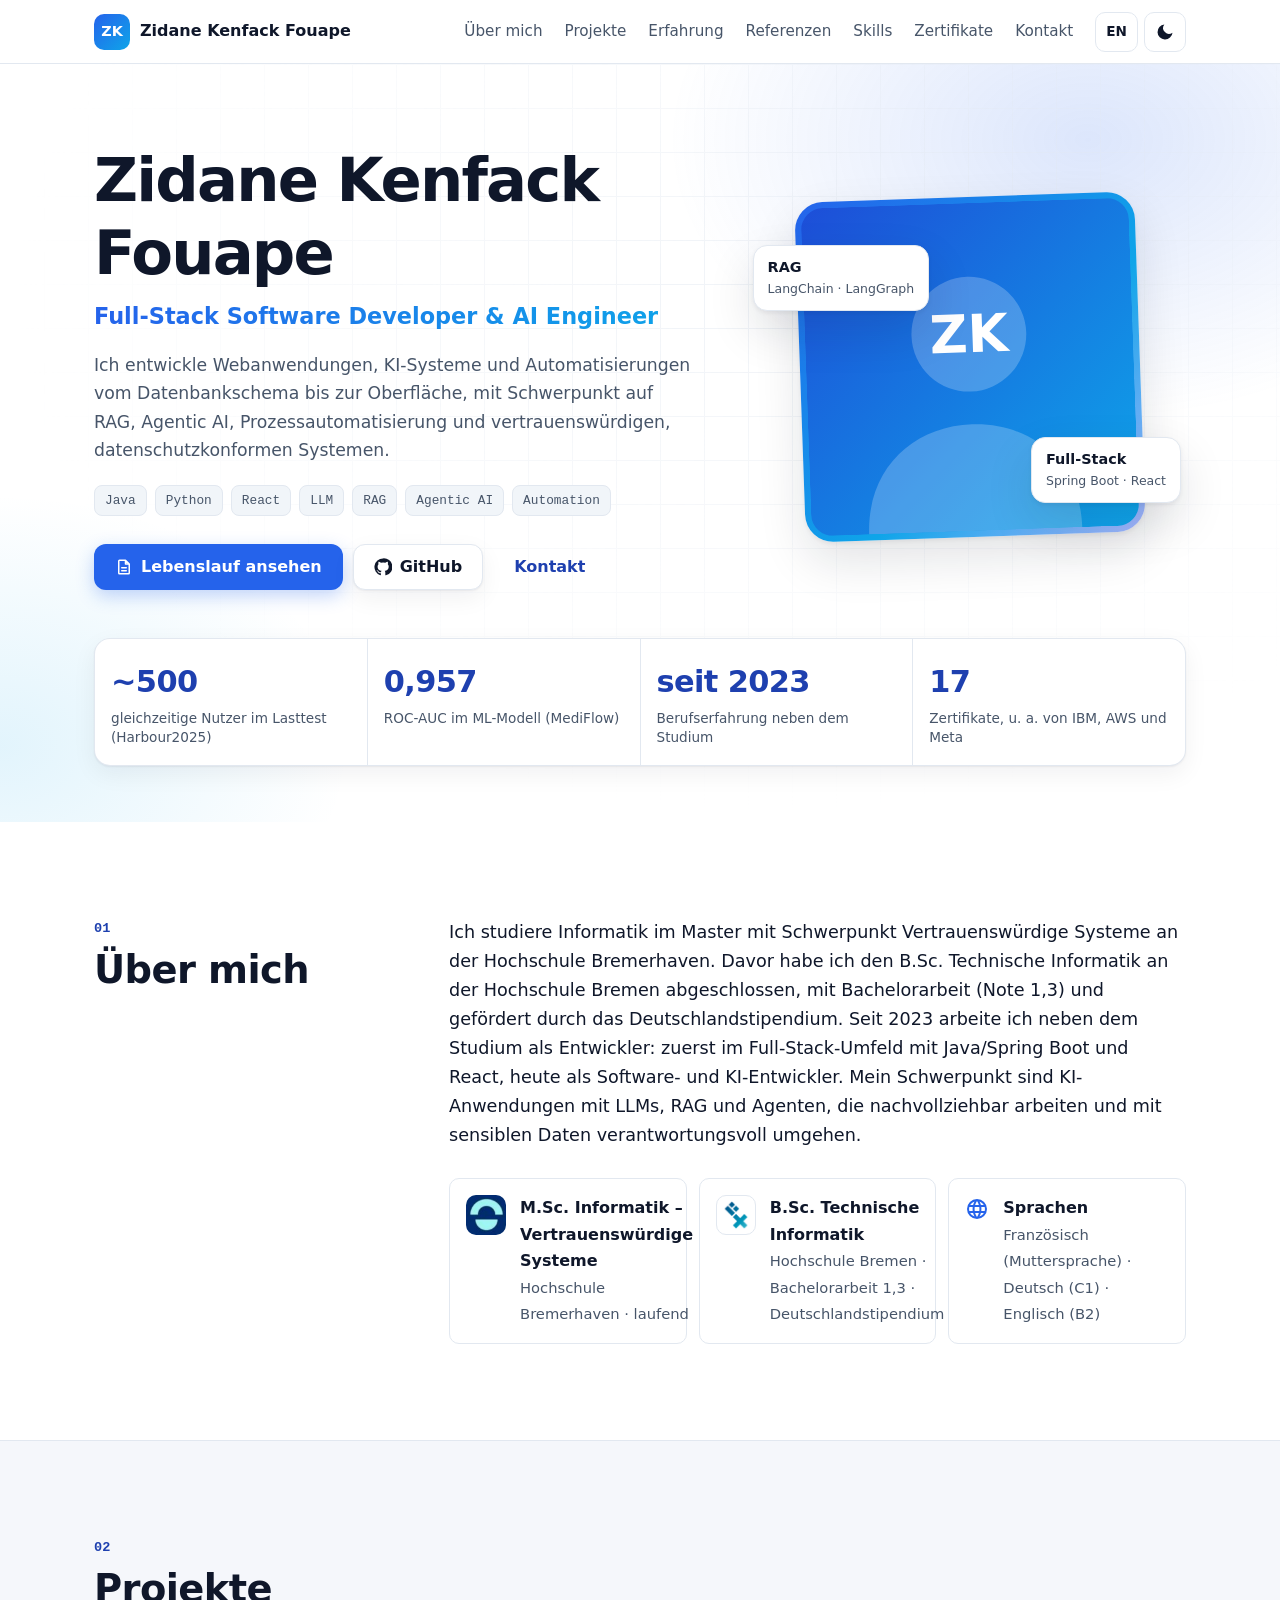
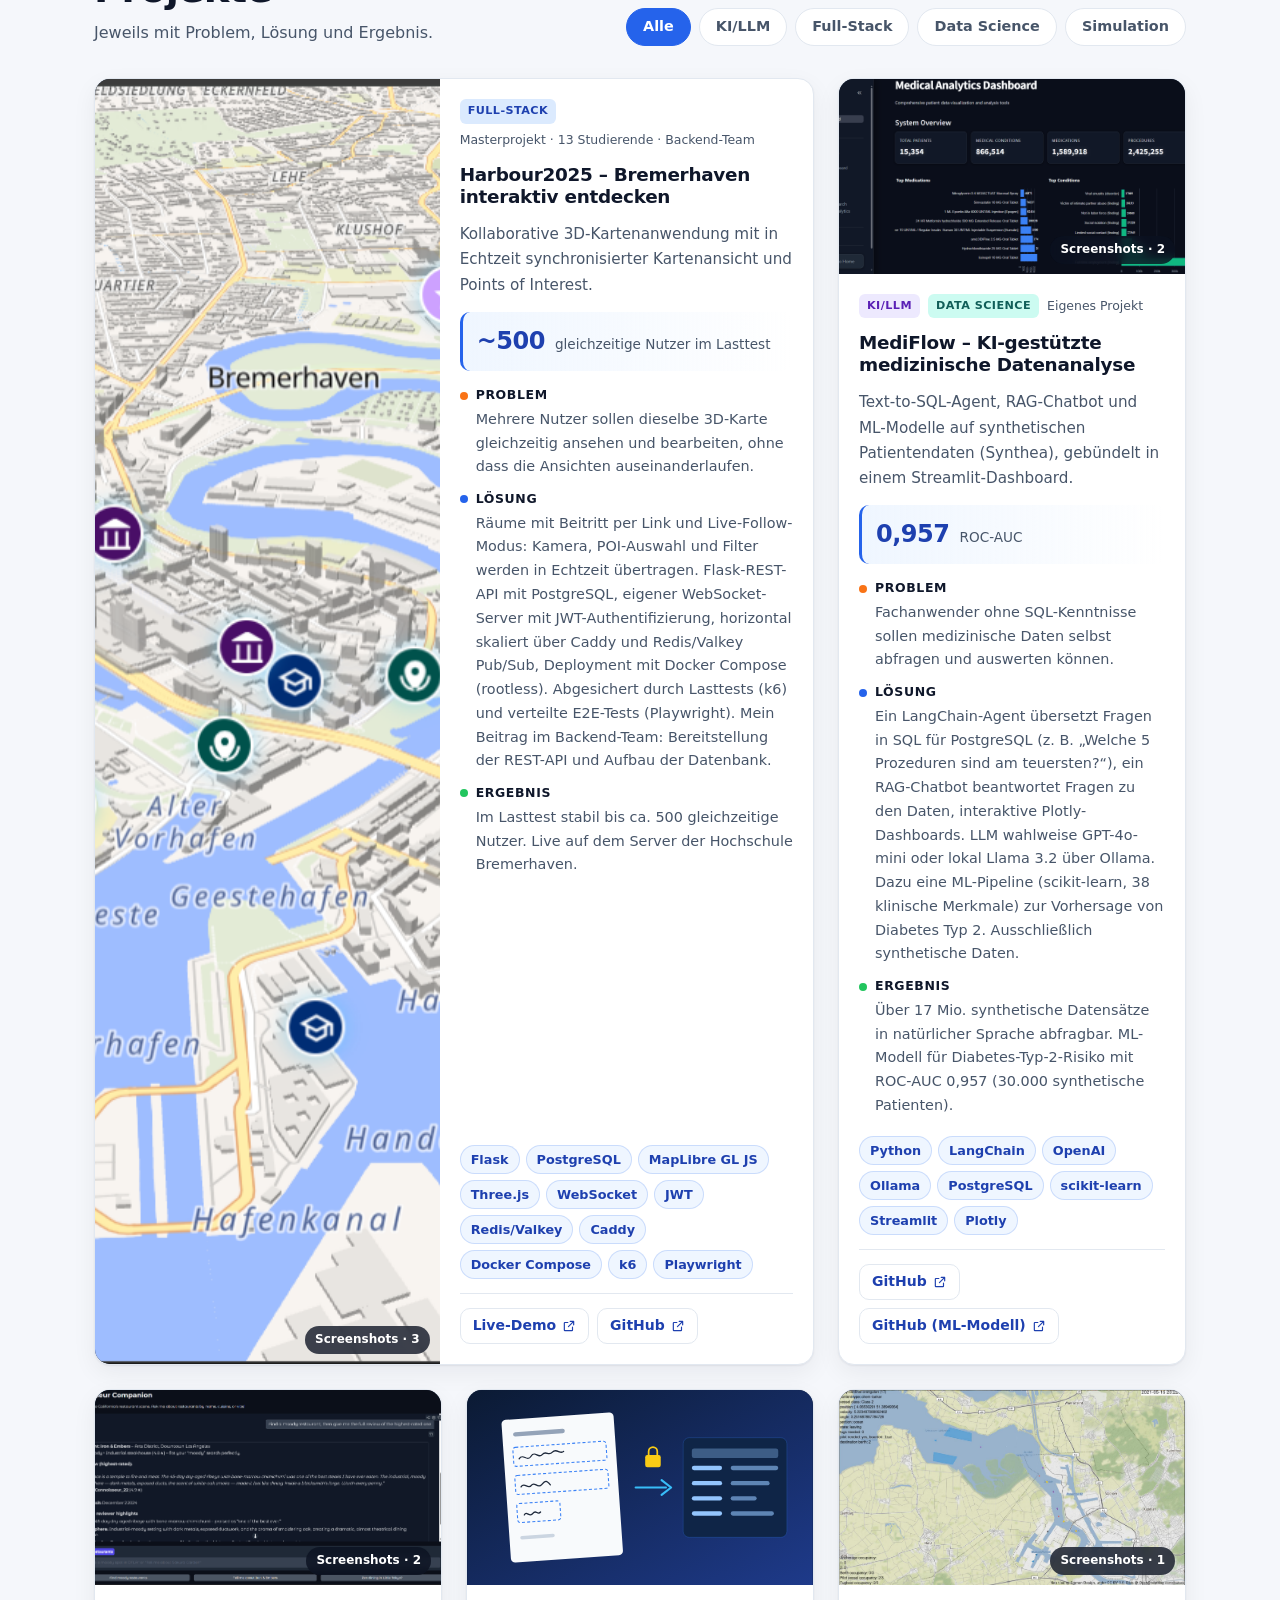
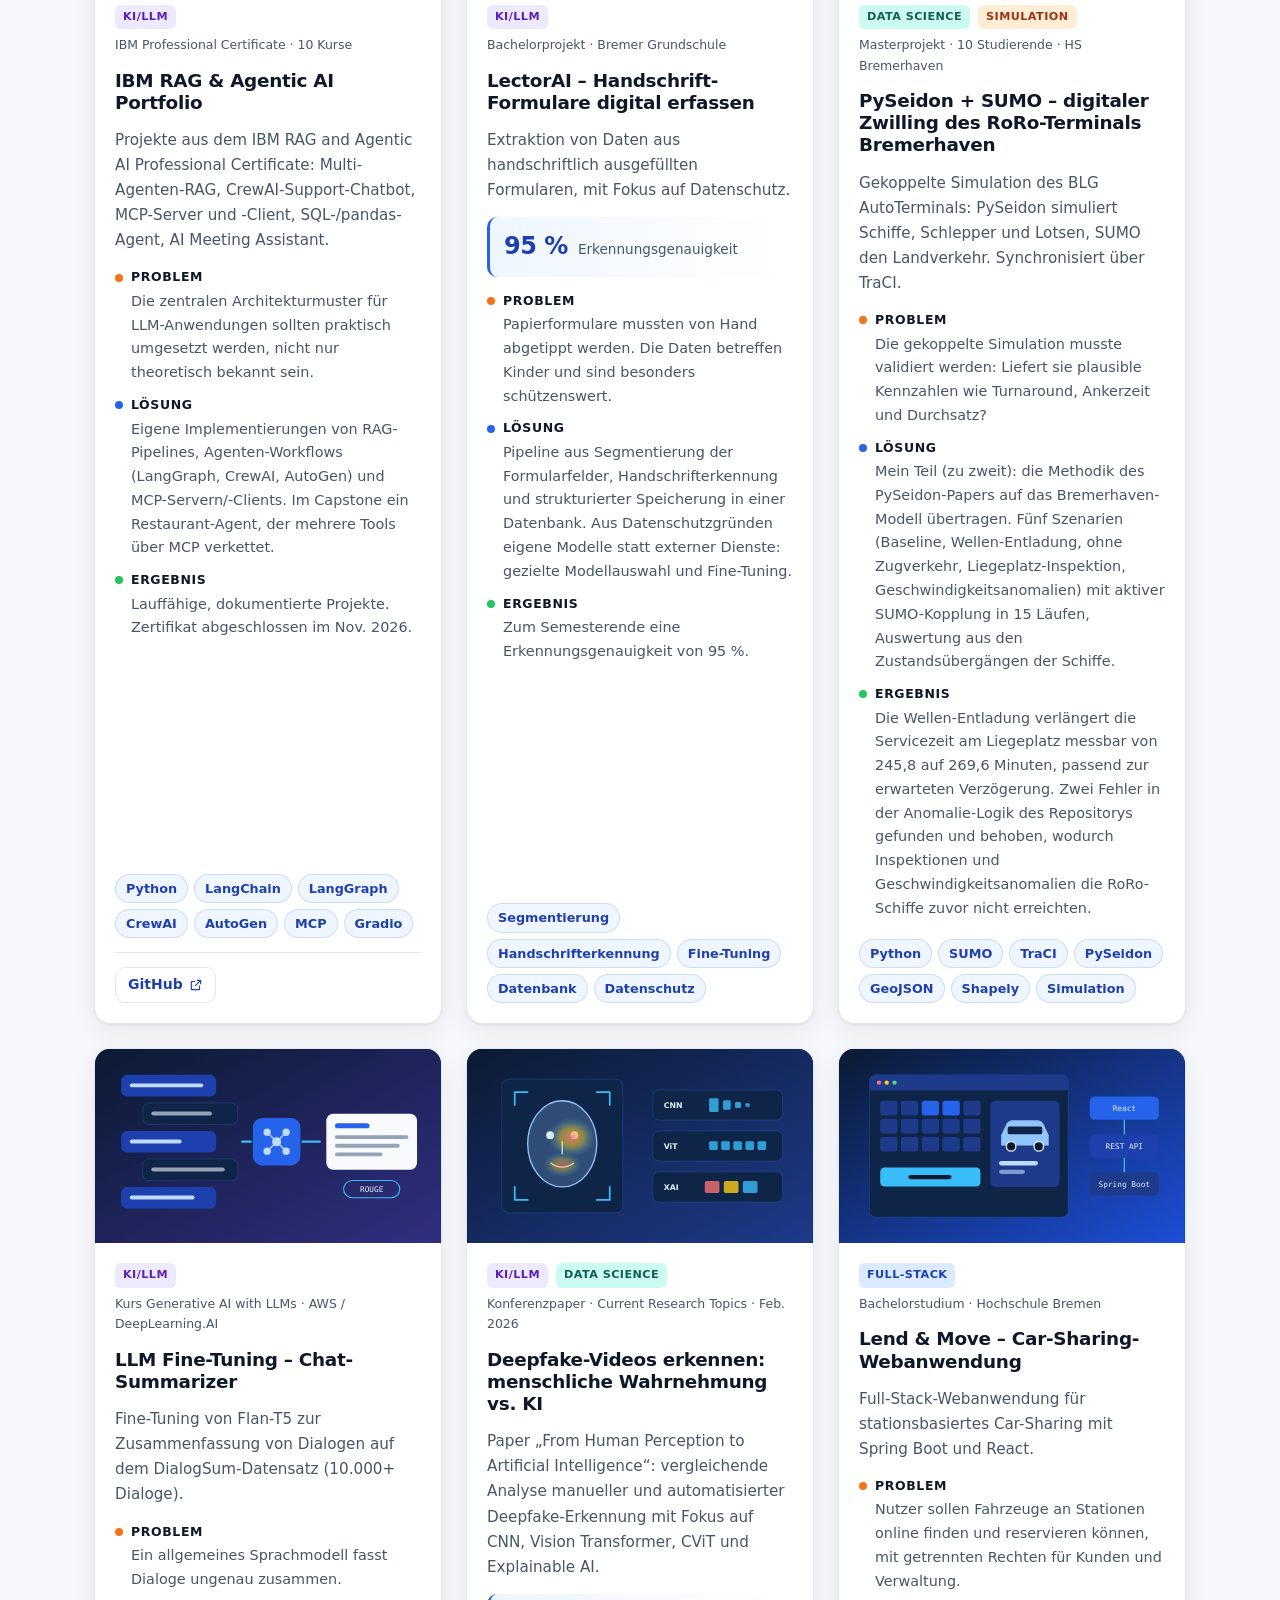
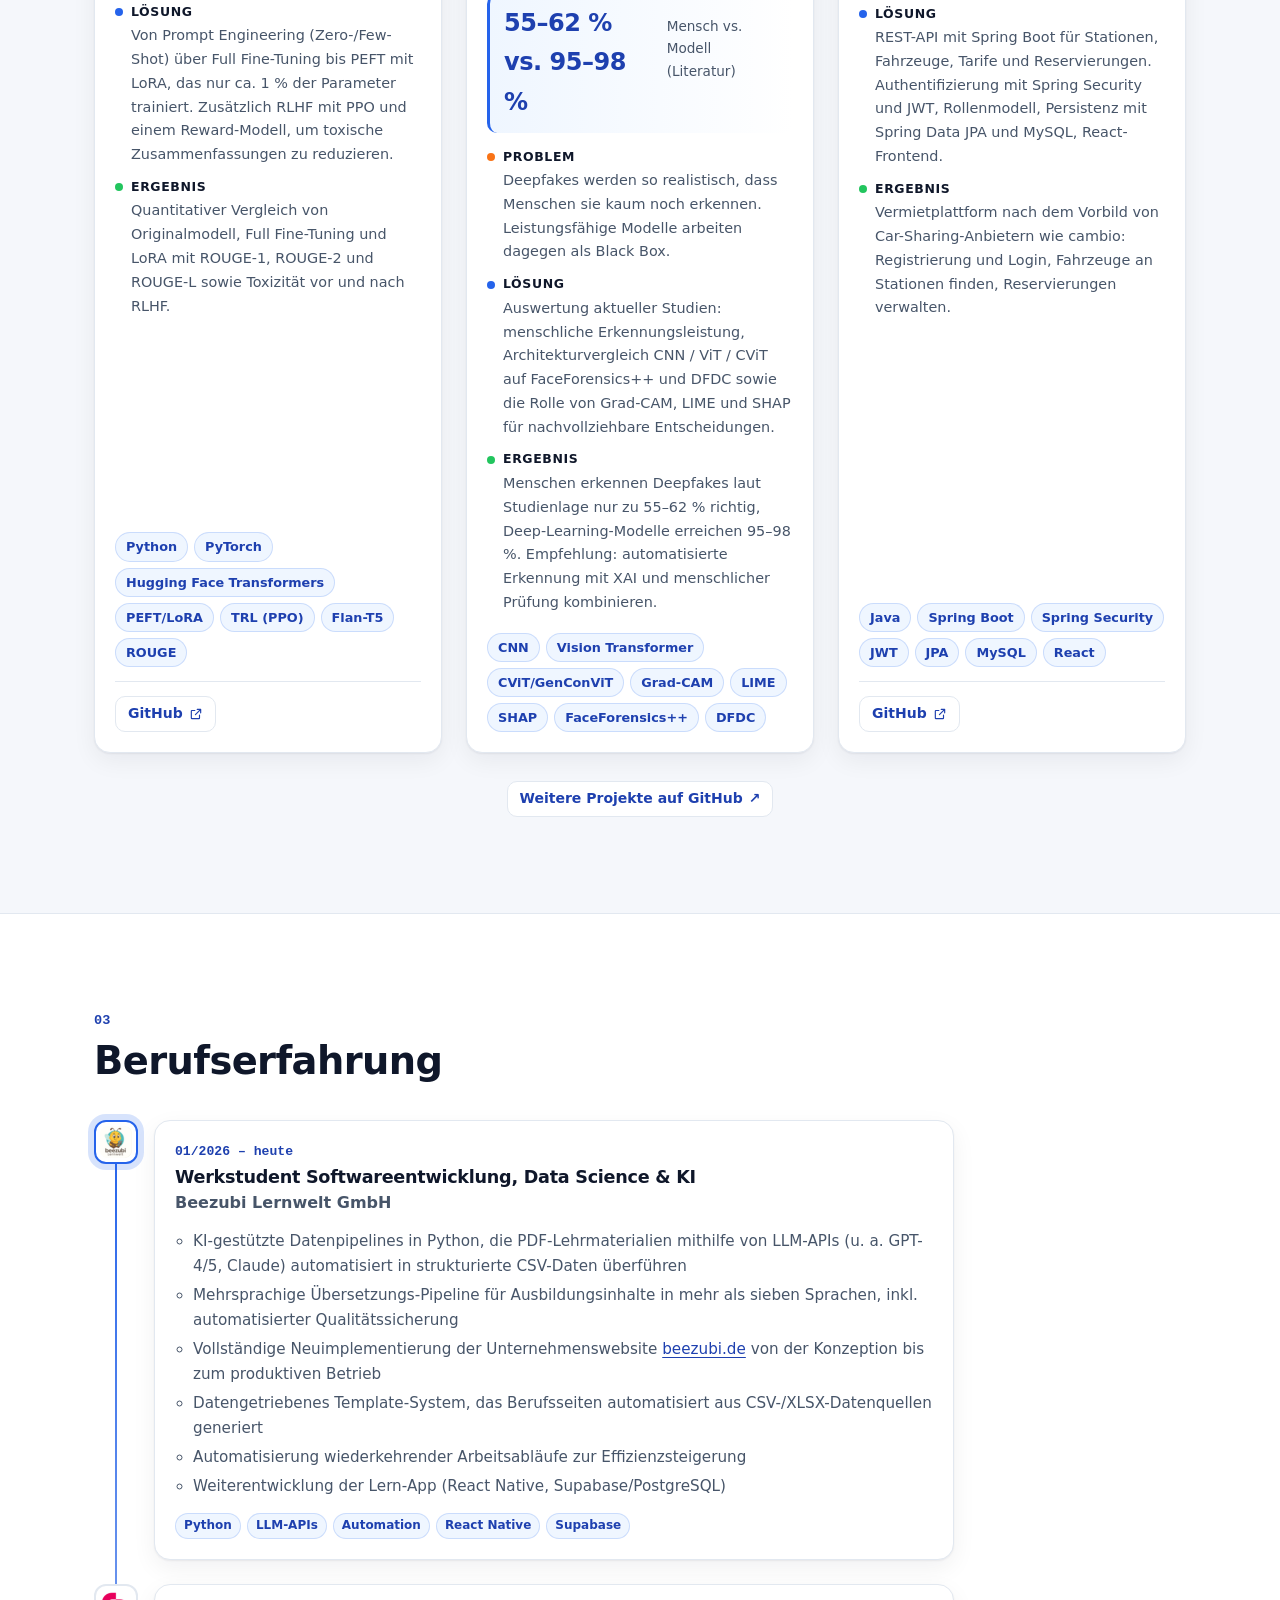
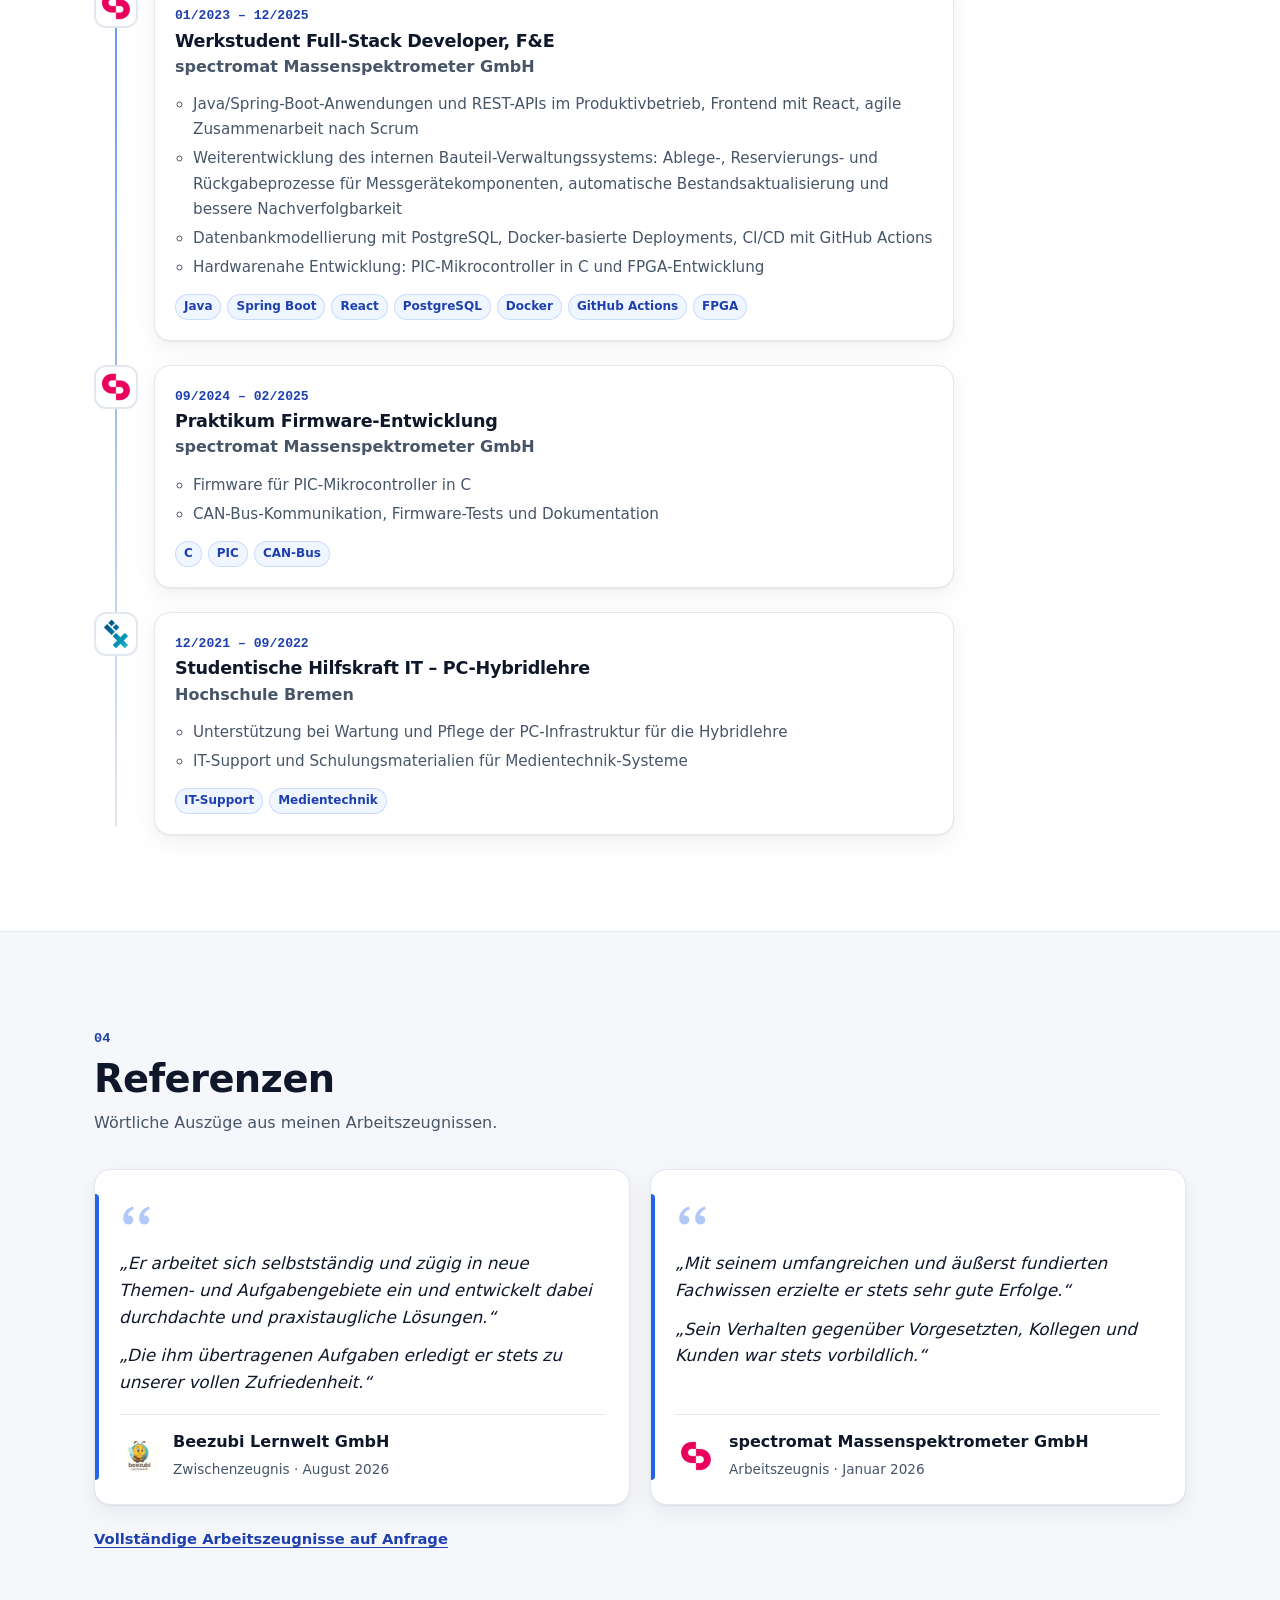
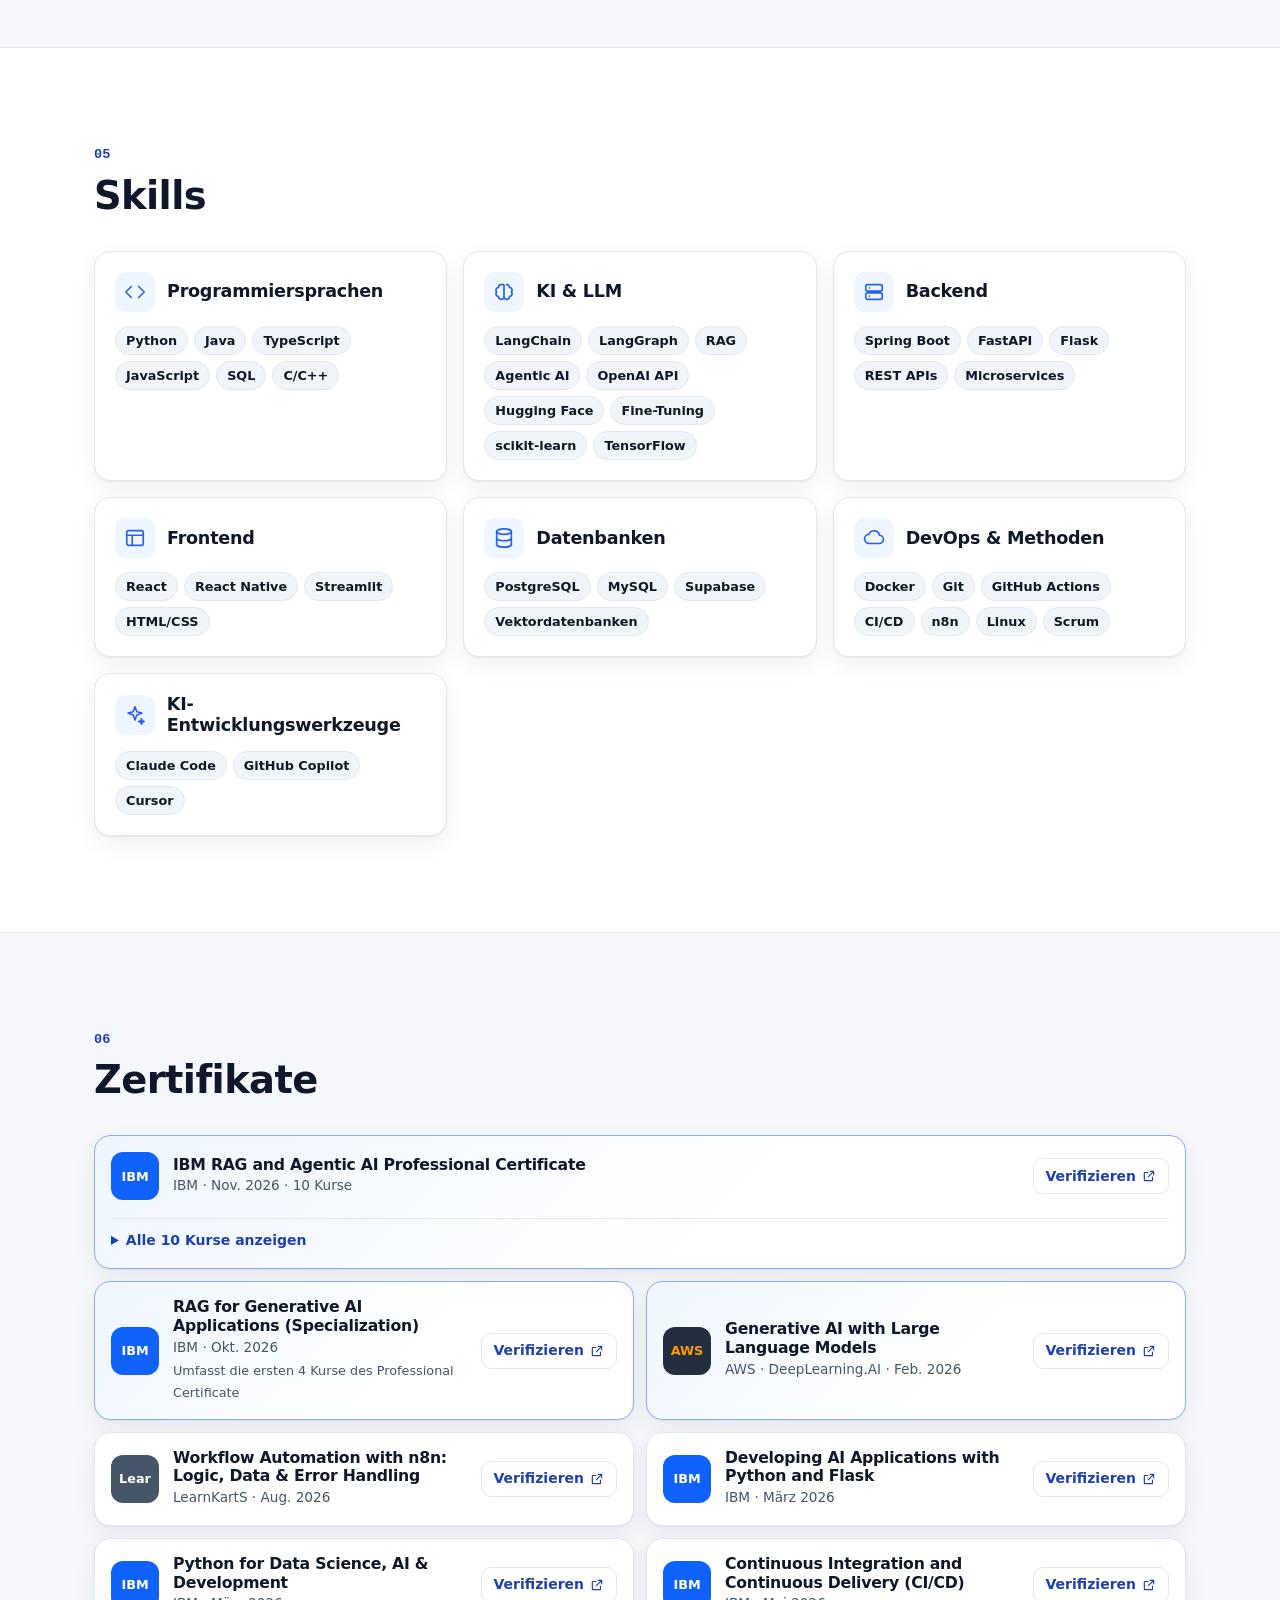
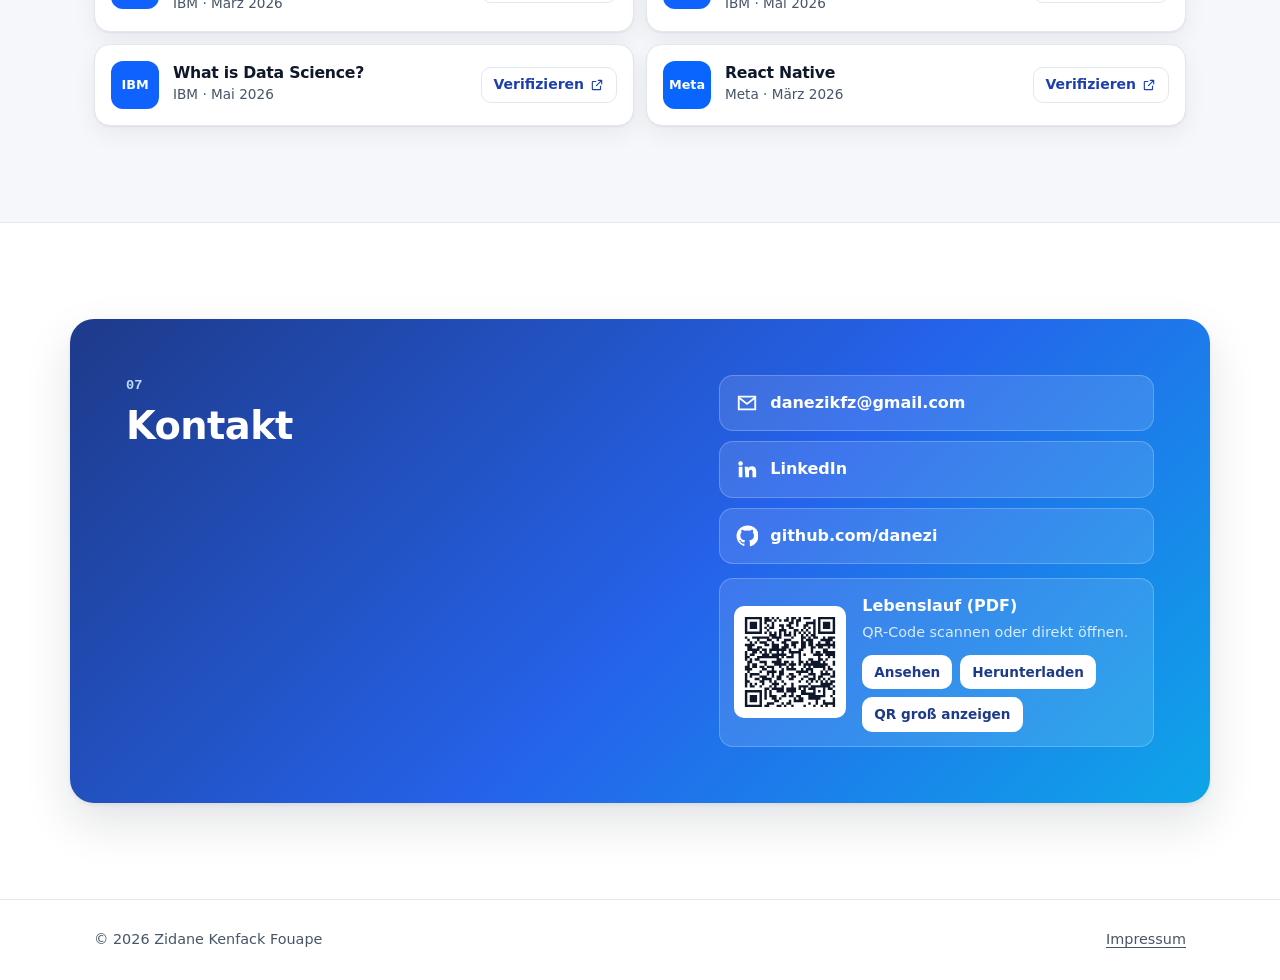
<file: index.html>
<!doctype html>
<html lang="de" data-theme="light">
<head>
  <meta charset="utf-8">
  <meta name="viewport" content="width=device-width, initial-scale=1">
  <title>Zidane Kenfack Fouape – Full-Stack Developer & AI Engineer</title>
  <meta name="description" content="Portfolio von Zidane Kenfack Fouape: Full-Stack Software Developer & AI Engineer (Java, Python, React, LLM, RAG, Agentic AI).">
  <meta property="og:title" content="Zidane Kenfack Fouape – Full-Stack Developer & AI Engineer">
  <meta property="og:description" content="Webanwendungen und KI-Systeme: RAG, Agentic AI, vertrauenswürdige Systeme.">
  <meta property="og:type" content="website">
  <meta property="og:image" content="assets/img/covers/harbour.svg">
  <link rel="icon" href="data:image/svg+xml,<svg xmlns='http://www.w3.org/2000/svg' viewBox='0 0 64 64'><rect width='64' height='64' rx='14' fill='%232563eb'/><text x='32' y='42' font-family='system-ui,sans-serif' font-size='28' font-weight='700' fill='white' text-anchor='middle'>ZK</text></svg>">
  <script>
    // Theme vor dem Rendern setzen (kein Aufblitzen)
    (function () {
      var t = null;
      try { t = localStorage.getItem("theme"); } catch (e) {}
      if (!t) t = window.matchMedia("(prefers-color-scheme: dark)").matches ? "dark" : "light";
      document.documentElement.setAttribute("data-theme", t);
    })();
  </script>
  <link rel="stylesheet" href="styles.css">
</head>
<body>
  <a class="skip-link" href="#main" data-i18n="skip">Zum Inhalt springen</a>

  <header class="site-header">
    <nav class="nav container" aria-label="Hauptnavigation">
      <a class="brand" href="#top" aria-label="Zum Seitenanfang"><span class="brand-mark">ZK</span><span class="brand-name">Zidane Kenfack Fouape</span></a>
      <button class="nav-toggle" aria-expanded="false" aria-controls="nav-links" aria-label="Menü öffnen">
        <svg viewBox="0 0 24 24" width="24" height="24" aria-hidden="true"><path d="M4 7h16M4 12h16M4 17h16" stroke="currentColor" stroke-width="2" stroke-linecap="round"/></svg>
      </button>
      <ul class="nav-links" id="nav-links">
        <li><a href="#about" data-i18n="nav.about">Über mich</a></li>
        <li><a href="#projects" data-i18n="nav.projects">Projekte</a></li>
        <li><a href="#experience" data-i18n="nav.experience">Erfahrung</a></li>
        <li><a href="#references" data-i18n="nav.refs">Referenzen</a></li>
        <li><a href="#skills" data-i18n="nav.skills">Skills</a></li>
        <li><a href="#certificates" data-i18n="nav.certs">Zertifikate</a></li>
        <li><a href="#contact" data-i18n="nav.contact">Kontakt</a></li>
      </ul>
      <div class="nav-tools">
        <button class="tool-btn" id="lang-toggle" aria-label="Switch to English"><span data-lang-label>EN</span></button>
        <button class="tool-btn" id="theme-toggle" aria-label="Dunkles Design aktivieren">
          <svg class="icon-moon" viewBox="0 0 24 24" width="20" height="20" aria-hidden="true"><path d="M21 12.8A9 9 0 1 1 11.2 3a7 7 0 0 0 9.8 9.8z" fill="currentColor"/></svg>
          <svg class="icon-sun" viewBox="0 0 24 24" width="20" height="20" aria-hidden="true"><circle cx="12" cy="12" r="4.5" fill="currentColor"/><g stroke="currentColor" stroke-width="2" stroke-linecap="round"><path d="M12 2v2M12 20v2M2 12h2M20 12h2M4.9 4.9l1.4 1.4M17.7 17.7l1.4 1.4M4.9 19.1l1.4-1.4M17.7 6.3l1.4-1.4"/></g></svg>
        </button>
      </div>
    </nav>
  </header>

  <main id="main">
    <!-- HERO -->
    <section class="hero" id="top">
      <div class="hero-bg" aria-hidden="true"></div>
      <div class="container hero-grid">
        <div class="hero-text">
          <h1>Zidane Kenfack Fouape</h1>
          <p class="hero-title">Full-Stack Software Developer &amp; AI Engineer</p>
          <p class="hero-lead" data-i18n="hero.lead">Ich entwickle Webanwendungen, KI-Systeme und Automatisierungen vom Datenbankschema bis zur Oberfläche, mit Schwerpunkt auf RAG, Agentic AI, Prozessautomatisierung und vertrauenswürdigen, datenschutzkonformen Systemen.</p>
          <ul class="hero-stack" aria-label="Kerntechnologien">
            <li>Java</li><li>Python</li><li>React</li><li>LLM</li><li>RAG</li><li>Agentic AI</li><li>Automation</li>
          </ul>
          <div class="hero-actions">
            <a class="btn btn-primary" href="assets/cv/Lebenslauf_Zidane_Kenfack_Fouape.pdf" target="_blank" rel="noopener">
              <svg viewBox="0 0 24 24" width="18" height="18" aria-hidden="true"><path d="M14 3H6a1 1 0 0 0-1 1v16a1 1 0 0 0 1 1h12a1 1 0 0 0 1-1V8z M14 3v5h5 M9 13h6 M9 17h6" stroke="currentColor" stroke-width="2" fill="none" stroke-linecap="round" stroke-linejoin="round"/></svg>
              <span data-i18n="hero.cv">Lebenslauf ansehen</span>
            </a>
            <a class="btn btn-secondary" href="https://github.com/danezi" target="_blank" rel="noopener">
              <svg viewBox="0 0 24 24" width="18" height="18" aria-hidden="true"><path fill="currentColor" d="M12 .5a11.5 11.5 0 0 0-3.6 22.4c.6.1.8-.3.8-.6v-2c-3.2.7-3.9-1.5-3.9-1.5-.5-1.3-1.3-1.7-1.3-1.7-1-.7.1-.7.1-.7 1.2.1 1.8 1.2 1.8 1.2 1 1.8 2.8 1.3 3.5 1 .1-.8.4-1.3.7-1.6-2.6-.3-5.3-1.3-5.3-5.7 0-1.3.5-2.3 1.2-3.1-.1-.3-.5-1.5.1-3.1 0 0 1-.3 3.2 1.2a11 11 0 0 1 5.8 0c2.2-1.5 3.2-1.2 3.2-1.2.6 1.6.2 2.8.1 3.1.7.8 1.2 1.9 1.2 3.1 0 4.4-2.7 5.4-5.3 5.7.4.4.8 1.1.8 2.2v3.3c0 .3.2.7.8.6A11.5 11.5 0 0 0 12 .5z"/></svg>
              GitHub
            </a>
            <a class="btn btn-ghost" href="#contact" data-i18n="hero.contact">Kontakt</a>
          </div>
        </div>
        <div class="hero-visual">
          <div class="portrait">
            <!-- TODO: Profilfoto unter assets/img/profile.jpg ablegen und src anpassen -->
            <img src="assets/img/profile-placeholder.svg" alt="Zidane Kenfack Fouape" width="400" height="400">
          </div>
          <div class="float-card fc-1" aria-hidden="true"><strong>RAG</strong><span>LangChain · LangGraph</span></div>
          <div class="float-card fc-2" aria-hidden="true"><strong>Full-Stack</strong><span>Spring Boot · React</span></div>
        </div>
      </div>
      <div class="container">
        <dl class="stats">
          <div><dt>~500</dt><dd data-i18n="stats.users">gleichzeitige Nutzer im Lasttest (Harbour2025)</dd></div>
          <div><dt data-i18n="stats.aucValue">0,957</dt><dd data-i18n="stats.auc">ROC-AUC im ML-Modell (MediFlow)</dd></div>
          <div><dt data-i18n="stats.sinceValue">seit 2023</dt><dd data-i18n="stats.since">Berufserfahrung neben dem Studium</dd></div>
          <div><dt>17</dt><dd data-i18n="stats.certs">Zertifikate, u. a. von IBM, AWS und Meta</dd></div>
        </dl>
      </div>
    </section>

    <!-- ÜBER MICH -->
    <section class="section" id="about" aria-labelledby="about-h">
      <div class="container about-grid">
        <div>
          <p class="section-kicker">01</p>
          <h2 id="about-h" data-i18n="about.h">Über mich</h2>
        </div>
        <div>
          <p class="about-text" data-i18n="about.text">Ich studiere Informatik im Master mit Schwerpunkt Vertrauenswürdige Systeme an der Hochschule Bremerhaven. Davor habe ich den B.Sc. Technische Informatik an der Hochschule Bremen abgeschlossen, mit Bachelorarbeit (Note 1,3) und gefördert durch das Deutschlandstipendium. Seit 2023 arbeite ich neben dem Studium als Entwickler: zuerst im Full-Stack-Umfeld mit Java/Spring Boot und React, heute als Software- und KI-Entwickler. Mein Schwerpunkt sind KI-Anwendungen mit LLMs, RAG und Agenten, die nachvollziehbar arbeiten und mit sensiblen Daten verantwortungsvoll umgehen.</p>
          <ul class="facts">
            <li>
              <img class="fact-logo" src="assets/img/logos/hs-bremerhaven.png" alt="" width="40" height="40">
              <div><strong data-i18n="about.msc">M.Sc. Informatik – Vertrauenswürdige Systeme</strong><span data-i18n="about.mscWhere">Hochschule Bremerhaven · laufend</span></div>
            </li>
            <li>
              <img class="fact-logo fact-logo-light" src="assets/img/logos/hs-bremen.png" alt="" width="40" height="40">
              <div><strong data-i18n="about.bsc">B.Sc. Technische Informatik</strong><span data-i18n="about.bscWhere">Hochschule Bremen · Bachelorarbeit 1,3 · Deutschlandstipendium</span></div>
            </li>
            <li>
              <svg viewBox="0 0 24 24" aria-hidden="true"><path d="M12 2a10 10 0 1 0 0 20 10 10 0 0 0 0-20zm6.9 6h-3a15.7 15.7 0 0 0-1.4-3.6A8 8 0 0 1 18.9 8zM12 4c.8 1.2 1.5 2.5 1.9 4h-3.8c.4-1.5 1.1-2.8 1.9-4zM4.3 14a8 8 0 0 1 0-4h3.4a16.5 16.5 0 0 0 0 4H4.3zm.8 2h3a15.7 15.7 0 0 0 1.4 3.6A8 8 0 0 1 5.1 16zm3-8h-3a8 8 0 0 1 4.4-3.6C8.9 5.5 8.4 6.7 8.1 8zM12 20c-.8-1.2-1.5-2.5-1.9-4h3.8c-.4 1.5-1.1 2.8-1.9 4zm2.3-6H9.7a14.7 14.7 0 0 1 0-4h4.6a14.7 14.7 0 0 1 0 4zm.2 5.6c.6-1.1 1.1-2.3 1.4-3.6h3a8 8 0 0 1-4.4 3.6zm1.8-5.6a16.5 16.5 0 0 0 0-4h3.4a8 8 0 0 1 0 4h-3.4z" fill="currentColor"/></svg>
              <div><strong data-i18n="about.lang">Sprachen</strong><span data-i18n="about.langList">Französisch (Muttersprache) · Deutsch (C1) · Englisch (B2)</span></div>
            </li>
          </ul>
        </div>
      </div>
    </section>

    <!-- PROJEKTE -->
    <section class="section section-alt" id="projects" aria-labelledby="projects-h">
      <div class="container">
        <div class="section-head">
          <div>
            <p class="section-kicker">02</p>
            <h2 id="projects-h" data-i18n="projects.h">Projekte</h2>
            <p class="section-sub" data-i18n="projects.sub">Jeweils mit Problem, Lösung und Ergebnis.</p>
          </div>
          <div class="filters" role="group" aria-label="Projekte filtern" id="filters">
            <button class="chip is-active" data-filter="all" aria-pressed="true" data-i18n="filter.all">Alle</button>
            <button class="chip" data-filter="ai" aria-pressed="false">KI/LLM</button>
            <button class="chip" data-filter="fullstack" aria-pressed="false">Full-Stack</button>
            <button class="chip" data-filter="data" aria-pressed="false">Data Science</button>
            <button class="chip" data-filter="sim" aria-pressed="false">Simulation</button>
          </div>
        </div>
        <div class="projects" id="project-list" aria-live="polite"></div>
        <p class="more-note"><a class="link-btn" href="https://github.com/danezi?tab=repositories" target="_blank" rel="noopener"><span data-i18n="projects.more">Weitere Projekte auf GitHub</span> ↗</a></p>
      </div>
    </section>

    <!-- ERFAHRUNG -->
    <section class="section" id="experience" aria-labelledby="exp-h">
      <div class="container">
        <p class="section-kicker">03</p>
        <h2 id="exp-h" data-i18n="exp.h">Berufserfahrung</h2>
        <ol class="timeline" id="timeline"></ol>
      </div>
    </section>

    <!-- REFERENZEN -->
    <section class="section section-alt" id="references" aria-labelledby="refs-h">
      <div class="container">
        <p class="section-kicker">04</p>
        <h2 id="refs-h" data-i18n="refs.h">Referenzen</h2>
        <p class="section-sub" data-i18n="refs.sub">Wörtliche Auszüge aus meinen Arbeitszeugnissen.</p>
        <div class="refs" id="testimonial-list"></div>
        <p class="refs-more"><a href="mailto:danezikfz@gmail.com?subject=Anfrage%20Arbeitszeugnisse" data-i18n="refs.more">Vollständige Arbeitszeugnisse auf Anfrage</a></p>
      </div>
    </section>

    <!-- SKILLS -->
    <section class="section" id="skills" aria-labelledby="skills-h">
      <div class="container">
        <p class="section-kicker">05</p>
        <h2 id="skills-h">Skills</h2>
        <div class="skills" id="skill-list"></div>
      </div>
    </section>

    <!-- ZERTIFIKATE -->
    <section class="section section-alt" id="certificates" aria-labelledby="certs-h">
      <div class="container">
        <p class="section-kicker">06</p>
        <h2 id="certs-h" data-i18n="certs.h">Zertifikate</h2>
        <ul class="certs" id="cert-list"></ul>
      </div>
    </section>

    <!-- KONTAKT -->
    <section class="section contact" id="contact" aria-labelledby="contact-h">
      <div class="container contact-box">
        <div>
          <p class="section-kicker">07</p>
          <h2 id="contact-h" data-i18n="contact.h">Kontakt</h2>        </div>
        <div class="contact-side">
        <div class="contact-links">
          <a class="contact-item" href="mailto:danezikfz@gmail.com">
            <svg viewBox="0 0 24 24" aria-hidden="true"><path d="M3 5h18v14H3z" fill="none" stroke="currentColor" stroke-width="2"/><path d="M3 6l9 7 9-7" fill="none" stroke="currentColor" stroke-width="2"/></svg>
            <span>danezikfz@gmail.com</span>
          </a>
          <a class="contact-item" href="https://linkedin.com/in/zidane-kenfack-fouape-651421222" target="_blank" rel="noopener">
            <svg viewBox="0 0 24 24" aria-hidden="true"><path fill="currentColor" d="M4.98 3.5a2.5 2.5 0 1 1 0 5 2.5 2.5 0 0 1 0-5zM3 9.5h4V21H3zM9.5 9.5h3.8v1.6h.1c.5-1 1.8-2 3.8-2 4 0 4.8 2.6 4.8 6V21h-4v-5.2c0-1.3 0-2.9-1.8-2.9s-2 1.4-2 2.8V21h-4z"/></svg>
            <span>LinkedIn</span>
          </a>
          <a class="contact-item" href="https://github.com/danezi" target="_blank" rel="noopener">
            <svg viewBox="0 0 24 24" aria-hidden="true"><path fill="currentColor" d="M12 .5a11.5 11.5 0 0 0-3.6 22.4c.6.1.8-.3.8-.6v-2c-3.2.7-3.9-1.5-3.9-1.5-.5-1.3-1.3-1.7-1.3-1.7-1-.7.1-.7.1-.7 1.2.1 1.8 1.2 1.8 1.2 1 1.8 2.8 1.3 3.5 1 .1-.8.4-1.3.7-1.6-2.6-.3-5.3-1.3-5.3-5.7 0-1.3.5-2.3 1.2-3.1-.1-.3-.5-1.5.1-3.1 0 0 1-.3 3.2 1.2a11 11 0 0 1 5.8 0c2.2-1.5 3.2-1.2 3.2-1.2.6 1.6.2 2.8.1 3.1.7.8 1.2 1.9 1.2 3.1 0 4.4-2.7 5.4-5.3 5.7.4.4.8 1.1.8 2.2v3.3c0 .3.2.7.8.6A11.5 11.5 0 0 0 12 .5z"/></svg>
            <span>github.com/danezi</span>
          </a>
        </div>
        <div class="cv-card">
          <a class="cv-qr" href="qr.html" aria-label="QR-Code groß anzeigen"><img src="assets/img/qr-lebenslauf.svg" width="120" height="120" alt="QR-Code zum Lebenslauf (PDF)" data-i18n-alt="cv.qrAlt"></a>
          <div>
            <strong data-i18n="cv.title">Lebenslauf (PDF)</strong>
            <p data-i18n="cv.text">QR-Code scannen oder direkt öffnen.</p>
            <div class="cv-actions">
              <a class="cv-btn" href="assets/cv/Lebenslauf_Zidane_Kenfack_Fouape.pdf" target="_blank" rel="noopener" data-i18n="cv.open">Ansehen</a>
              <a class="cv-btn" href="assets/cv/Lebenslauf_Zidane_Kenfack_Fouape.pdf" download data-i18n="cv.download">Herunterladen</a>
              <a class="cv-btn" href="qr.html" data-i18n="cv.big">QR groß anzeigen</a>
            </div>
          </div>
        </div>
        </div>
      </div>
    </section>
  </main>

  <footer class="site-footer">
    <div class="container footer-inner">
      <span>© <span id="year">2026</span> Zidane Kenfack Fouape</span>
      <a href="impressum.html" data-i18n="footer.imprint">Impressum</a>
    </div>
  </footer>

  <dialog class="lightbox" id="lightbox" aria-label="Bildansicht">
    <button class="lightbox-close" id="lightbox-close" aria-label="Schließen">×</button>
    <img id="lightbox-img" alt="">
    <p id="lightbox-cap"></p>
  </dialog>

  <noscript><p class="container" style="padding:1rem">Für Projekte, Erfahrung, Skills und Zertifikate bitte JavaScript aktivieren.</p></noscript>
  <script src="content.js"></script>
  <script src="main.js"></script>
</body>
</html>
</file>
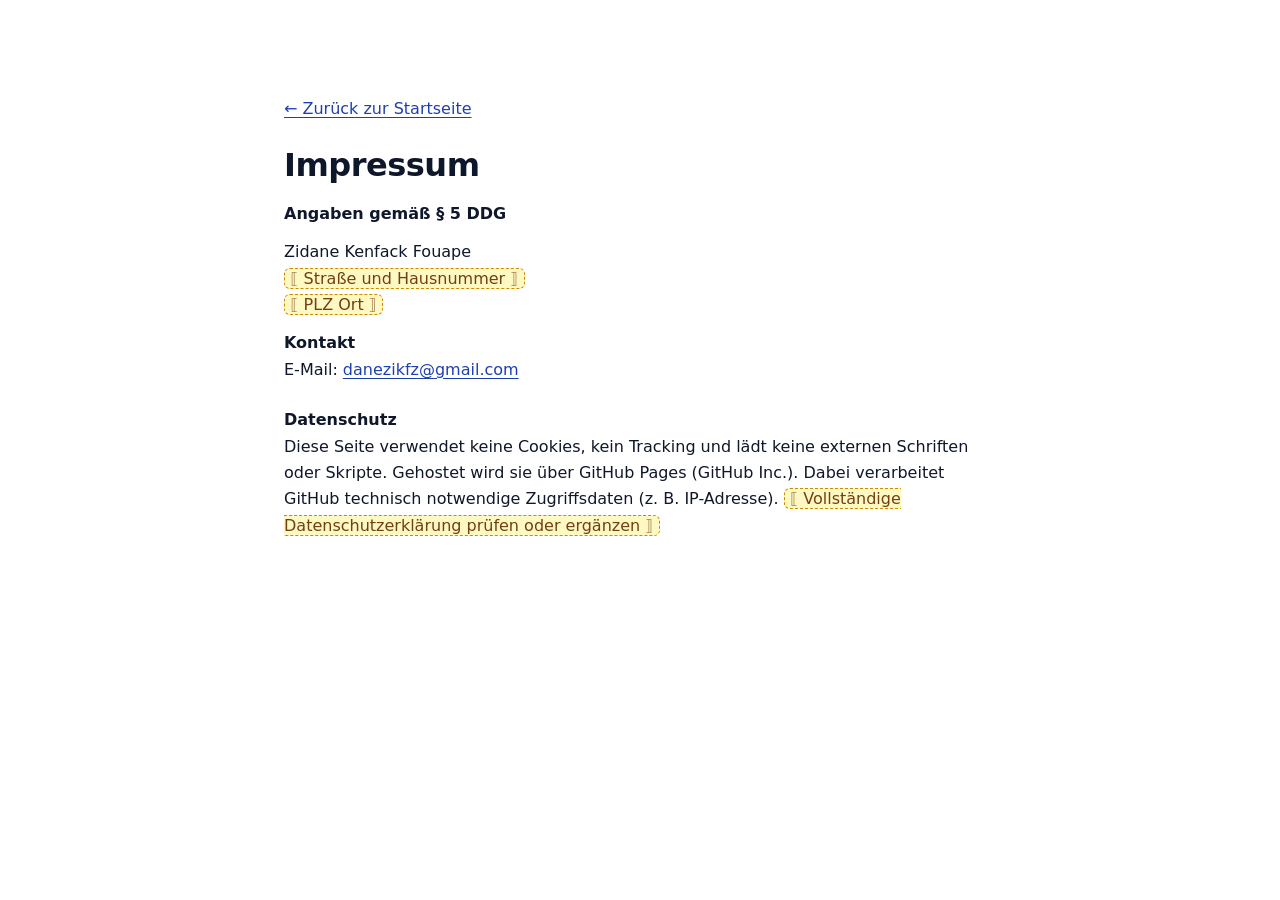
<file: impressum.html>
<!doctype html>
<html lang="de">
<head>
  <meta charset="utf-8">
  <meta name="viewport" content="width=device-width, initial-scale=1">
  <meta name="robots" content="noindex">
  <title>Impressum – Zidane Kenfack Fouape</title>
  <script>
    (function () {
      var t = null;
      try { t = localStorage.getItem("theme"); } catch (e) {}
      if (!t) t = window.matchMedia("(prefers-color-scheme: dark)").matches ? "dark" : "light";
      document.documentElement.setAttribute("data-theme", t);
    })();
  </script>
  <link rel="stylesheet" href="styles.css">
</head>
<body>
  <main class="section">
    <div class="container" style="max-width:760px">
      <p><a href="index.html">← Zurück zur Startseite</a></p>
      <h1 style="margin:24px 0 16px">Impressum</h1>
      <p><strong>Angaben gemäß § 5 DDG</strong></p>
      <p style="margin-top:12px">Zidane Kenfack Fouape<br>
        <span class="ph">Straße und Hausnummer</span><br>
        <span class="ph">PLZ Ort</span></p>
      <p style="margin-top:12px"><strong>Kontakt</strong><br>E-Mail: <a href="mailto:danezikfz@gmail.com">danezikfz@gmail.com</a></p>
      <p style="margin-top:24px"><strong>Datenschutz</strong><br>
        Diese Seite verwendet keine Cookies, kein Tracking und lädt keine externen Schriften oder Skripte.
        Gehostet wird sie über GitHub Pages (GitHub Inc.). Dabei verarbeitet GitHub technisch notwendige Zugriffsdaten (z. B. IP-Adresse).
        <span class="ph">Vollständige Datenschutzerklärung prüfen oder ergänzen</span></p>
    </div>
  </main>
</body>
</html>
</file>
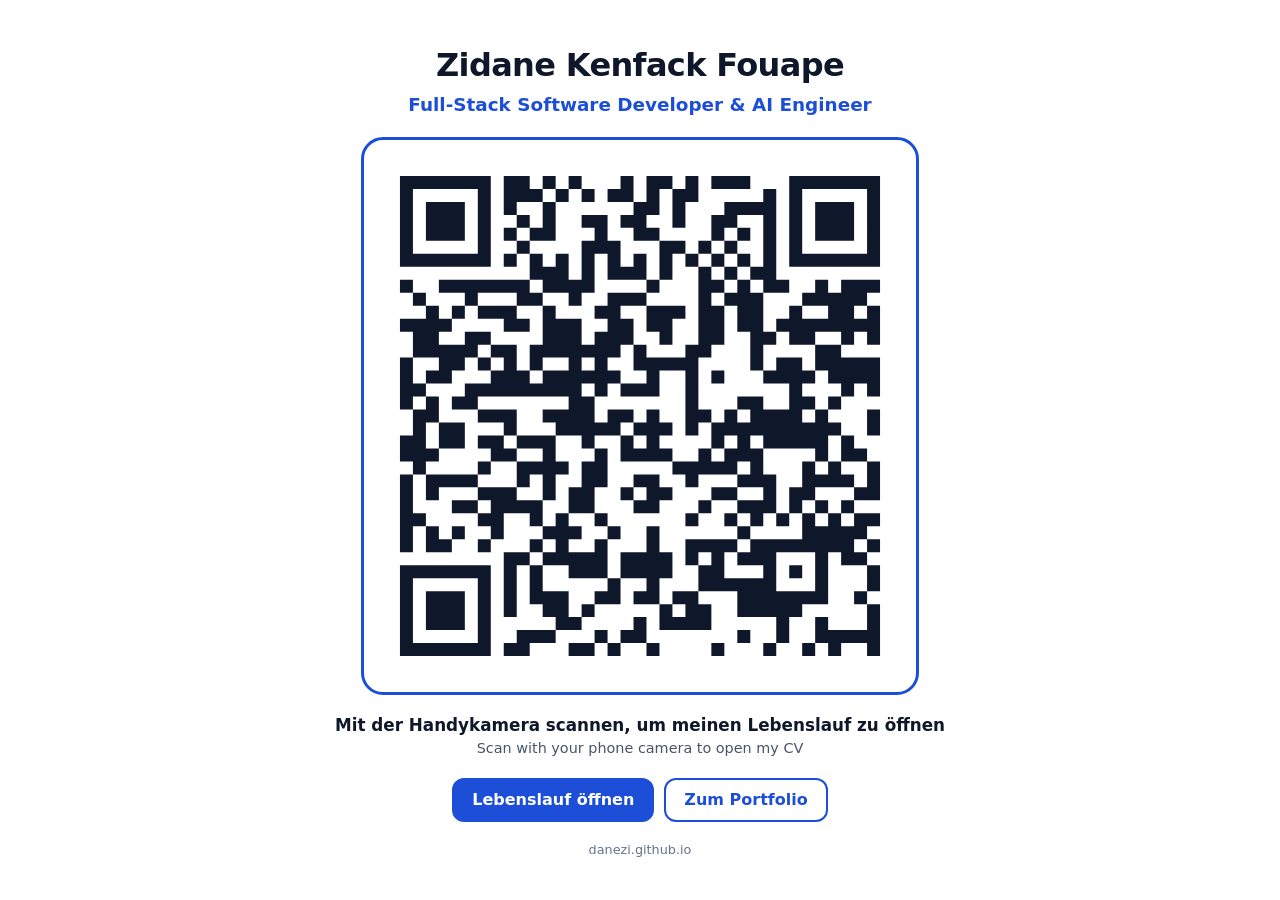
<file: qr.html>
<!doctype html>
<html lang="de">
<head>
  <meta charset="utf-8">
  <meta name="viewport" content="width=device-width, initial-scale=1, viewport-fit=cover">
  <meta name="robots" content="noindex">
  <meta name="theme-color" content="#ffffff">
  <title>Lebenslauf QR – Zidane Kenfack Fouape</title>
  <link rel="icon" href="data:image/svg+xml,<svg xmlns='http://www.w3.org/2000/svg' viewBox='0 0 64 64'><rect width='64' height='64' rx='14' fill='%232563eb'/><text x='32' y='42' font-family='system-ui,sans-serif' font-size='28' font-weight='700' fill='white' text-anchor='middle'>ZK</text></svg>">
  <link rel="apple-touch-icon" href="assets/img/qr-lebenslauf.png">
  <style>
    /* Immer hell: maximaler Kontrast zum Scannen, auch im Dark Mode des Handys */
    :root { color-scheme: light; }
    * { box-sizing: border-box; }
    html, body { margin: 0; height: 100%; }
    body {
      background: #ffffff; color: #0f172a;
      font: 400 1rem/1.5 system-ui, -apple-system, "Segoe UI", Roboto, Arial, sans-serif;
      display: flex; flex-direction: column; align-items: center; justify-content: center;
      gap: 18px; padding: max(16px, env(safe-area-inset-top)) 16px max(16px, env(safe-area-inset-bottom));
      text-align: center;
    }
    h1 { margin: 0; font-size: clamp(1.3rem, 1rem + 2vw, 2rem); font-weight: 800; letter-spacing: -.02em; }
    .role { margin: 2px 0 0; color: #1d4ed8; font-weight: 650; font-size: clamp(.95rem, .85rem + .6vw, 1.15rem); }
    .qr {
      width: min(88vw, 62vh, 560px); aspect-ratio: 1;
      padding: 10px; border: 3px solid #1d4ed8; border-radius: 22px; background: #fff;
    }
    .qr img { width: 100%; height: 100%; display: block; image-rendering: pixelated; }
    .hint { margin: 0; font-size: 1.05rem; font-weight: 600; }
    .hint span { display: block; font-weight: 400; color: #475569; font-size: .9rem; }
    .actions { display: flex; flex-wrap: wrap; gap: 10px; justify-content: center; }
    .btn {
      display: inline-flex; align-items: center; min-height: 44px; padding: 0 18px; border-radius: 12px;
      font-weight: 650; text-decoration: none; border: 2px solid #1d4ed8; color: #1d4ed8; background: #fff;
    }
    .btn.primary { background: #1d4ed8; color: #fff; }
    .btn:focus-visible { outline: 3px solid #0ea5e9; outline-offset: 3px; }
    .url { font-size: .8rem; color: #64748b; word-break: break-all; margin: 0; }
  </style>
</head>
<body>
  <header>
    <h1>Zidane Kenfack Fouape</h1>
    <p class="role">Full-Stack Software Developer &amp; AI Engineer</p>
  </header>

  <div class="qr">
    <img src="assets/img/qr-lebenslauf.svg" alt="QR-Code zum Lebenslauf von Zidane Kenfack Fouape (PDF)">
  </div>

  <p class="hint">Mit der Handykamera scannen, um meinen Lebenslauf zu öffnen
    <span>Scan with your phone camera to open my CV</span></p>

  <div class="actions">
    <a class="btn primary" href="assets/cv/Lebenslauf_Zidane_Kenfack_Fouape.pdf" target="_blank" rel="noopener">Lebenslauf öffnen</a>
    <a class="btn" href="./">Zum Portfolio</a>
  </div>
  <p class="url">danezi.github.io</p>

  <script>
    // Bildschirm anlassen, solange der QR-Code gezeigt wird (falls vom Browser unterstützt)
    (function () {
      var lock = null;
      function request() {
        try {
          if ("wakeLock" in navigator && document.visibilityState === "visible") {
            navigator.wakeLock.request("screen").then(function (l) { lock = l; }).catch(function () {});
          }
        } catch (e) {}
      }
      request();
      document.addEventListener("visibilitychange", request);
    })();
  </script>
</body>
</html>
</file>
<file: styles.css>
/* =========================================================
   Design-Tokens
   ========================================================= */
:root {
  --bg: #ffffff;
  --bg-alt: #f5f7fb;
  --surface: #ffffff;
  --surface-2: #f1f5f9;
  --text: #0f172a;
  --text-muted: #475569;
  --border: #e2e8f0;
  --accent: #2563eb;
  --accent-strong: #1d4ed8;
  --accent-soft: #eff6ff;
  --accent-text: #1e40af;
  --on-accent: #ffffff;
  --ph-bg: #fef9c3;
  --ph-text: #713f12;
  --ph-border: #ca8a04;
  --shadow: 0 1px 2px rgb(15 23 42 / .06), 0 8px 24px rgb(15 23 42 / .06);
  --shadow-lg: 0 2px 4px rgb(15 23 42 / .06), 0 20px 48px rgb(15 23 42 / .12);
  --radius: 16px;
  --radius-sm: 10px;
  --font: system-ui, -apple-system, "Segoe UI", Roboto, "Helvetica Neue", Arial, sans-serif;
  --mono: ui-monospace, "SFMono-Regular", Consolas, monospace;
  --header-h: 64px;
  color-scheme: light;
}
:root[data-theme="dark"] {
  --bg: #0b1120;
  --bg-alt: #0f172a;
  --surface: #111a2e;
  --surface-2: #17223a;
  --text: #e2e8f0;
  --text-muted: #94a3b8;
  --border: #1f2c45;
  --accent: #60a5fa;
  --accent-strong: #93c5fd;
  --accent-soft: #13233f;
  --accent-text: #93c5fd;
  --on-accent: #0b1120;
  --ph-bg: #422006;
  --ph-text: #fde68a;
  --ph-border: #eab308;
  --shadow: 0 1px 2px rgb(0 0 0 / .4), 0 8px 24px rgb(0 0 0 / .25);
  --shadow-lg: 0 2px 4px rgb(0 0 0 / .4), 0 20px 48px rgb(0 0 0 / .45);
  color-scheme: dark;
}

/* =========================================================
   Basis
   ========================================================= */
*, *::before, *::after { box-sizing: border-box; }
html { scroll-behavior: smooth; scroll-padding-top: calc(var(--header-h) + 12px); -webkit-text-size-adjust: 100%; }
body {
  margin: 0; background: var(--bg); color: var(--text);
  font: 400 1rem/1.65 var(--font);
  -webkit-font-smoothing: antialiased; overflow-x: hidden;
}
img { max-width: 100%; height: auto; display: block; }
a { color: var(--accent-text); text-underline-offset: 3px; }
h1, h2, h3 { line-height: 1.2; margin: 0; letter-spacing: -.015em; }
h2 { font-size: clamp(1.75rem, 1.4rem + 1.5vw, 2.4rem); font-weight: 750; }
h3 { font-size: 1.1rem; font-weight: 650; }
p { margin: 0; }
ul, ol { margin: 0; padding: 0; }
button { font: inherit; color: inherit; cursor: pointer; }
:focus-visible { outline: 3px solid var(--accent); outline-offset: 3px; border-radius: 6px; }
.container { width: 100%; max-width: 1140px; margin-inline: auto; padding-inline: 16px; }
@media (min-width: 640px) { .container { padding-inline: 24px; } }

.skip-link { position: absolute; left: 12px; top: -48px; z-index: 100; background: var(--accent); color: var(--on-accent); padding: 8px 14px; border-radius: 8px; text-decoration: none; }
.skip-link:focus { top: 12px; }

/* Platzhalter */
.ph, mark.ph {
  background: var(--ph-bg); color: var(--ph-text);
  border: 1px dashed var(--ph-border); border-radius: 6px;
  padding: 0 .35em; font-style: normal;
}
mark.ph::before, .ph::before { content: "⟦ "; opacity: .6; }
mark.ph::after, .ph::after { content: " ⟧"; opacity: .6; }

/* =========================================================
   Header / Navigation
   ========================================================= */
.site-header {
  position: sticky; top: 0; z-index: 50; height: var(--header-h);
  background: color-mix(in srgb, var(--bg) 82%, transparent);
  backdrop-filter: saturate(160%) blur(12px); -webkit-backdrop-filter: saturate(160%) blur(12px);
  border-bottom: 1px solid var(--border);
}
.nav { height: 100%; display: flex; align-items: center; gap: 12px; }
.brand { display: flex; align-items: center; gap: 10px; text-decoration: none; color: var(--text); font-weight: 650; margin-right: auto; }
.brand-mark { display: grid; place-items: center; width: 36px; height: 36px; border-radius: 10px; background: linear-gradient(135deg, #2563eb, #0ea5e9); color: #fff; font-size: .9rem; font-weight: 750; }
.brand-name { display: none; }
@media (min-width: 480px) { .brand-name { display: inline; } }

.nav-links { list-style: none; display: none; }
.nav-links.is-open {
  display: flex; flex-direction: column; position: absolute; top: var(--header-h); left: 0; right: 0;
  background: var(--bg); border-bottom: 1px solid var(--border); padding: 8px 16px 16px; box-shadow: var(--shadow);
}
.nav-links a { display: block; padding: 10px 12px; border-radius: 8px; color: var(--text-muted); text-decoration: none; font-weight: 500; font-size: .95rem; }
.nav-links a:hover, .nav-links a.is-current { color: var(--accent-text); background: var(--accent-soft); }
.nav-tools { display: flex; gap: 6px; }
.tool-btn, .nav-toggle {
  display: grid; place-items: center; min-width: 40px; height: 40px; padding: 0 10px;
  border: 1px solid var(--border); border-radius: 10px; background: var(--surface); font-weight: 650; font-size: .85rem;
}
.tool-btn:hover, .nav-toggle:hover { border-color: var(--accent); color: var(--accent-text); }
.icon-sun { display: none; }
[data-theme="dark"] .icon-sun { display: block; }
[data-theme="dark"] .icon-moon { display: none; }
@media (min-width: 1100px) {
  .nav-toggle { display: none; }
  .nav-links { display: flex; gap: 2px; }
  .nav-links a { padding: 8px 10px; }
}

/* =========================================================
   Buttons, Chips, Tags
   ========================================================= */
.btn {
  display: inline-flex; align-items: center; justify-content: center; gap: 8px;
  min-height: 46px; padding: 0 20px; border-radius: 12px; border: 1px solid transparent;
  font-weight: 600; text-decoration: none; transition: transform .15s ease, box-shadow .15s ease, background .15s ease;
}
.btn:hover { transform: translateY(-1px); }
.btn-primary { background: var(--accent); color: var(--on-accent); box-shadow: 0 6px 18px rgb(37 99 235 / .28); }
.btn-primary:hover { background: var(--accent-strong); }
.btn-secondary { background: var(--surface); color: var(--text); border-color: var(--border); box-shadow: var(--shadow); }
.btn-secondary:hover { border-color: var(--accent); }
.btn-ghost { color: var(--accent-text); }
.btn-ghost:hover { background: var(--accent-soft); }

.chip {
  min-height: 38px; padding: 0 16px; border-radius: 999px; border: 1px solid var(--border);
  background: var(--surface); font-weight: 550; font-size: .9rem; color: var(--text-muted);
}
.chip:hover { border-color: var(--accent); color: var(--accent-text); }
.chip.is-active { background: var(--accent); border-color: var(--accent); color: var(--on-accent); }

.tags { list-style: none; display: flex; flex-wrap: wrap; gap: 6px; }
.tags li {
  font-size: .8rem; font-weight: 550; padding: 3px 10px; border-radius: 999px;
  background: var(--accent-soft); color: var(--accent-text); border: 1px solid color-mix(in srgb, var(--accent) 18%, transparent);
}
.tags-sm li { font-size: .75rem; padding: 2px 8px; }

.link-btn {
  display: inline-flex; align-items: center; gap: 6px; min-height: 36px; padding: 0 12px;
  border-radius: 10px; border: 1px solid var(--border); background: var(--surface);
  font-size: .875rem; font-weight: 600; text-decoration: none; color: var(--accent-text); white-space: nowrap;
}
a.link-btn:hover { border-color: var(--accent); background: var(--accent-soft); }
.link-btn.is-missing { border: 0; padding: 0; background: none; }
.ext { width: 14px; height: 14px; }

/* =========================================================
   Hero
   ========================================================= */
.hero { position: relative; padding: 48px 0 40px; overflow: hidden; }
.hero-bg {
  position: absolute; inset: 0; z-index: -1;
  background:
    radial-gradient(600px 400px at 85% 10%, color-mix(in srgb, var(--accent) 16%, transparent), transparent 70%),
    radial-gradient(500px 360px at 0% 90%, color-mix(in srgb, #0ea5e9 12%, transparent), transparent 70%);
}
.hero-bg::after {
  content: ""; position: absolute; inset: 0;
  background-image: linear-gradient(var(--border) 1px, transparent 1px), linear-gradient(90deg, var(--border) 1px, transparent 1px);
  background-size: 44px 44px; opacity: .45;
  mask-image: radial-gradient(ellipse at 60% 30%, #000 10%, transparent 70%);
  -webkit-mask-image: radial-gradient(ellipse at 60% 30%, #000 10%, transparent 70%);
}
.hero-grid { display: grid; gap: 40px; align-items: center; }
.eyebrow {
  display: inline-flex; align-items: center; gap: 8px; padding: 6px 12px; border-radius: 999px;
  background: var(--surface); border: 1px solid var(--border); font-size: .85rem; font-weight: 550; color: var(--text-muted);
  box-shadow: var(--shadow);
}
.status-dot { width: 8px; height: 8px; border-radius: 50%; background: #22c55e; box-shadow: 0 0 0 4px rgb(34 197 94 / .18); }
.hero h1 { margin-top: 0; font-size: clamp(2.3rem, 1.6rem + 3.2vw, 3.8rem); font-weight: 800; letter-spacing: -.03em; }
.hero-title {
  margin-top: 8px; font-size: clamp(1.1rem, 1rem + .6vw, 1.4rem); font-weight: 650;
  background: linear-gradient(90deg, var(--accent), #0ea5e9); -webkit-background-clip: text; background-clip: text; color: transparent;
}
.hero-lead { margin-top: 16px; font-size: 1.08rem; color: var(--text-muted); max-width: 58ch; }
.hero-stack { list-style: none; display: flex; flex-wrap: wrap; gap: 8px; margin-top: 20px; }
.hero-stack li { font-family: var(--mono); font-size: .8rem; padding: 4px 10px; border-radius: 8px; background: var(--surface-2); color: var(--text-muted); border: 1px solid var(--border); }
.hero-actions { display: flex; flex-wrap: wrap; gap: 10px; margin-top: 28px; }

.hero-visual { position: relative; justify-self: center; width: min(320px, 78vw); }
.portrait {
  position: relative; aspect-ratio: 1; border-radius: 28px; padding: 6px;
  background: linear-gradient(135deg, #2563eb, #0ea5e9 60%, #a5b4fc);
  box-shadow: var(--shadow-lg); transform: rotate(-2deg);
}
.portrait img { width: 100%; height: 100%; object-fit: cover; border-radius: 22px; }
.portrait img.is-placeholder { outline: 2px dashed var(--ph-border); outline-offset: -10px; }
.portrait-note { position: absolute; left: 50%; bottom: 14px; transform: translateX(-50%) rotate(2deg); font-size: .75rem; white-space: nowrap; }
.float-card {
  position: absolute; display: flex; flex-direction: column; padding: 10px 14px; border-radius: 14px;
  background: var(--surface); border: 1px solid var(--border); box-shadow: var(--shadow-lg); font-size: .78rem; color: var(--text-muted);
}
.float-card strong { color: var(--text); font-size: .9rem; }
.fc-1 { top: 14%; left: -6%; animation: float 6s ease-in-out infinite; }
.fc-2 { bottom: 10%; right: -6%; animation: float 7s ease-in-out infinite reverse; }
@media (min-width: 860px) { .fc-1 { left: -14%; } .fc-2 { right: -12%; } }
@keyframes float { 50% { transform: translateY(-8px); } }

.stats {
  margin: 48px 0 0; display: grid; grid-template-columns: repeat(2, 1fr); gap: 1px;
  background: var(--border); border: 1px solid var(--border); border-radius: var(--radius); overflow: hidden; box-shadow: var(--shadow);
}
.stats > div { background: var(--surface); padding: 18px 16px; }
.stats dt { font-size: clamp(1.4rem, 1.1rem + 1.2vw, 1.9rem); font-weight: 800; color: var(--accent-text); letter-spacing: -.02em; }
.stats dd { margin: 2px 0 0; font-size: .85rem; color: var(--text-muted); line-height: 1.4; }

@media (min-width: 860px) {
  .hero { padding: 80px 0 56px; }
  .hero-grid { grid-template-columns: 1.4fr 1fr; gap: 56px; }
  .hero-visual { width: 340px; }
  .stats { grid-template-columns: repeat(4, 1fr); }
}

/* =========================================================
   Sections
   ========================================================= */
.section { padding: 72px 0; }
.section-alt { background: var(--bg-alt); border-block: 1px solid var(--border); }
.section-kicker { font-family: var(--mono); font-size: .85rem; color: var(--accent-text); font-weight: 600; margin-bottom: 6px; }
.section-sub { color: var(--text-muted); margin-top: 8px; }
.section-head { display: flex; flex-direction: column; gap: 20px; margin-bottom: 32px; }
@media (min-width: 860px) { .section { padding: 96px 0; } .section-head { flex-direction: row; justify-content: space-between; align-items: flex-end; } }

/* Einblenden beim Scrollen */
.js-reveal .section .container { opacity: 0; transform: translateY(16px); transition: opacity .6s ease, transform .6s ease; }
.js-reveal .section .container.is-visible { opacity: 1; transform: none; }

/* Über mich */
.about-grid { display: grid; gap: 24px; }
.about-text { font-size: 1.1rem; color: var(--text); max-width: 68ch; }
.facts { list-style: none; display: grid; gap: 12px; margin-top: 28px; }
.facts li { display: flex; gap: 14px; align-items: flex-start; padding: 16px; border: 1px solid var(--border); border-radius: var(--radius-sm); background: var(--surface); }
.facts svg { flex: none; width: 24px; height: 24px; color: var(--accent); margin-top: 2px; }
.facts strong { display: block; font-weight: 650; }
.facts span { color: var(--text-muted); font-size: .92rem; }
@media (min-width: 860px) {
  .about-grid { grid-template-columns: 1fr 2.4fr; gap: 48px; }
  .facts { grid-template-columns: repeat(3, 1fr); }
}

/* =========================================================
   Projekte
   ========================================================= */
.filters { display: flex; flex-wrap: wrap; gap: 8px; }
.projects { display: grid; gap: 24px; }
@media (min-width: 720px) { .projects { grid-template-columns: repeat(2, 1fr); } }
@media (min-width: 1080px) { .projects { grid-template-columns: repeat(3, 1fr); } }

.card {
  display: flex; flex-direction: column; background: var(--surface); border: 1px solid var(--border);
  border-radius: var(--radius); overflow: hidden; box-shadow: var(--shadow);
  transition: transform .2s ease, box-shadow .2s ease, border-color .2s ease;
}
.card:hover { transform: translateY(-4px); box-shadow: var(--shadow-lg); border-color: color-mix(in srgb, var(--accent) 35%, var(--border)); }
.card-media { position: relative; aspect-ratio: 16 / 9; overflow: hidden; background: #0b1a33; }
.card-media img { width: 100%; height: 100%; object-fit: cover; transition: transform .5s ease; }
.card-media.is-screen img { object-position: top center; }
.card.is-featured:first-child .card-media.is-screen img { object-position: 65% center; }
.card:hover .card-media img { transform: scale(1.04); }
.media-btn { all: unset; display: block; width: 100%; height: 100%; cursor: zoom-in; }
.media-btn:focus-visible { outline: 3px solid var(--accent); outline-offset: -3px; }
.media-badge {
  position: absolute; right: 10px; bottom: 10px; padding: 4px 10px; border-radius: 999px;
  background: rgb(11 17 32 / .78); color: #fff; font-size: .75rem; font-weight: 600; backdrop-filter: blur(4px);
}
.card-body { display: flex; flex-direction: column; gap: 14px; padding: 20px; flex: 1; }
.card-meta { display: flex; flex-wrap: wrap; align-items: center; gap: 6px 8px; font-size: .78rem; }
.cat { font-weight: 700; text-transform: uppercase; letter-spacing: .04em; font-size: .7rem; padding: 3px 8px; border-radius: 6px; }
.cat-ai { background: #ede9fe; color: #5b21b6; }
.cat-fullstack { background: #dbeafe; color: #1e40af; }
.cat-data { background: #ccfbf1; color: #115e59; }
.cat-sim { background: #ffedd5; color: #9a3412; }
[data-theme="dark"] .cat-ai { background: #2e1065; color: #c4b5fd; }
[data-theme="dark"] .cat-fullstack { background: #172554; color: #93c5fd; }
[data-theme="dark"] .cat-data { background: #042f2e; color: #5eead4; }
[data-theme="dark"] .cat-sim { background: #431407; color: #fdba74; }
.context { color: var(--text-muted); }
.card h3 { font-size: 1.15rem; }
.summary { color: var(--text-muted); font-size: .95rem; }

.metric {
  display: flex; align-items: baseline; gap: 10px; padding: 10px 14px; border-radius: var(--radius-sm);
  background: linear-gradient(90deg, var(--accent-soft), transparent);
  border-left: 3px solid var(--accent);
}
.metric-value { font-size: 1.5rem; font-weight: 800; color: var(--accent-text); letter-spacing: -.02em; }
.metric-label { font-size: .85rem; color: var(--text-muted); }

.psr { display: grid; gap: 10px; margin: 0; font-size: .9rem; }
.psr dt { display: flex; align-items: center; gap: 8px; font-weight: 700; font-size: .78rem; text-transform: uppercase; letter-spacing: .05em; color: var(--text); }
.psr dd { margin: 2px 0 0 16px; color: var(--text-muted); }
.psr-dot { width: 8px; height: 8px; border-radius: 50%; }
.d1 { background: #f97316; } .d2 { background: var(--accent); } .d3 { background: #22c55e; }
.card .tags { margin-top: auto; padding-top: 4px; }
.card-links { display: flex; flex-wrap: wrap; gap: 8px; padding-top: 14px; border-top: 1px solid var(--border); }

@media (min-width: 1080px) {
  .card.is-featured:first-child { grid-column: span 2; flex-direction: row; }
  .card.is-featured:first-child .card-media { flex: 0 0 48%; aspect-ratio: auto; min-height: 100%; }
}
.empty { color: var(--text-muted); }
.more-note { margin-top: 28px; text-align: center; font-size: .9rem; }

/* =========================================================
   Timeline
   ========================================================= */
.timeline { list-style: none; position: relative; margin-top: 36px; display: grid; gap: 24px; }
.timeline::before { content: ""; position: absolute; left: 21px; top: 8px; bottom: 8px; width: 2px; background: linear-gradient(var(--accent), var(--border)); }
.tl-item { position: relative; display: grid; grid-template-columns: 44px 1fr; gap: 16px; }
.tl-badge {
  position: relative; z-index: 1; width: 44px; height: 44px; border-radius: 12px; display: grid; place-items: center;
  background: var(--surface); border: 2px solid var(--border); font-weight: 750; font-size: .8rem; color: var(--text-muted);
}
.tl-item.is-current .tl-badge { background: var(--accent); border-color: var(--accent); color: var(--on-accent); box-shadow: 0 0 0 6px color-mix(in srgb, var(--accent) 18%, transparent); }
.tl-card { background: var(--surface); border: 1px solid var(--border); border-radius: var(--radius); padding: 20px; box-shadow: var(--shadow); }
.tl-date { font-family: var(--mono); font-size: .82rem; color: var(--accent-text); font-weight: 600; }
.tl-card h3 { margin-top: 4px; }
.tl-company { color: var(--text-muted); font-weight: 550; margin-top: 2px; }
.tl-card > ul:not(.tags) { margin: 12px 0 14px 18px; color: var(--text-muted); font-size: .95rem; }
.tl-card > ul:not(.tags) li { margin-bottom: 4px; }
@media (min-width: 860px) { .timeline { max-width: 860px; } }

/* =========================================================
   Referenzen
   ========================================================= */
.refs { display: grid; gap: 20px; margin-top: 32px; }
@media (min-width: 860px) { .refs { grid-template-columns: repeat(2, 1fr); } }
.ref {
  position: relative; margin: 0; display: flex; flex-direction: column; gap: 18px;
  padding: 28px 24px 22px; border-radius: var(--radius); background: var(--surface);
  border: 1px solid var(--border); box-shadow: var(--shadow);
}
.ref::before { content: ""; position: absolute; left: 0; top: 24px; bottom: 24px; width: 4px; border-radius: 0 4px 4px 0; background: var(--accent); }
.ref-mark { width: 34px; height: 34px; color: var(--accent); opacity: .35; }
.ref blockquote { margin: 0; display: grid; gap: 12px; }
.ref blockquote p { font-size: 1.05rem; line-height: 1.6; color: var(--text); font-style: italic; }
.ref-note { font-size: .78rem; color: var(--text-muted); margin-top: -8px; }
.ref figcaption { margin-top: auto; display: flex; align-items: center; gap: 12px; padding-top: 14px; border-top: 1px solid var(--border); }
.ref-logo { flex: none; display: grid; place-items: center; width: 42px; height: 42px; border-radius: 10px; background: var(--accent-soft); color: var(--accent-text); font-weight: 800; font-size: .8rem; }
.ref figcaption strong { display: block; font-weight: 650; }
.ref figcaption span span { color: var(--text-muted); font-size: .85rem; }
.refs-more { margin-top: 22px; font-size: .92rem; }
.refs-more a { font-weight: 600; }

/* =========================================================
   Skills
   ========================================================= */
.skills { display: grid; gap: 16px; margin-top: 32px; }
@media (min-width: 640px) { .skills { grid-template-columns: repeat(2, 1fr); } }
@media (min-width: 1000px) { .skills { grid-template-columns: repeat(3, 1fr); } }
.skill-group { background: var(--surface); border: 1px solid var(--border); border-radius: var(--radius); padding: 20px; box-shadow: var(--shadow); }
.skill-head { display: flex; align-items: center; gap: 12px; margin-bottom: 14px; }
.skill-icon { display: grid; place-items: center; width: 40px; height: 40px; border-radius: 10px; background: var(--accent-soft); color: var(--accent); }
.skill-icon svg { width: 22px; height: 22px; }
.skill-group .tags li { background: var(--surface-2); color: var(--text); border-color: var(--border); }

/* =========================================================
   Zertifikate
   ========================================================= */
.certs { list-style: none; display: grid; gap: 12px; margin-top: 32px; }
@media (min-width: 860px) { .certs { grid-template-columns: repeat(2, 1fr); } }
.cert {
  display: flex; align-items: center; gap: 14px; padding: 16px; border-radius: var(--radius);
  background: var(--surface); border: 1px solid var(--border); box-shadow: var(--shadow);
}
.cert.is-highlight { border-color: color-mix(in srgb, var(--accent) 45%, var(--border)); background: linear-gradient(135deg, var(--accent-soft), var(--surface) 60%); }
.cert-logo { flex: none; display: grid; place-items: center; width: 48px; height: 48px; border-radius: 12px; font-weight: 800; font-size: .8rem; color: #fff; background: #475569; }
.iss-ibm { background: #0f62fe; }
.iss-aws { background: #232f3e; color: #ff9900; }
.iss-meta { background: #0866ff; }
.cert { flex-wrap: wrap; }
.cert-text { flex: 1; min-width: 0; }
.cert-note { font-size: .8rem !important; margin-top: 2px; }
.cert-courses { flex-basis: 100%; margin-top: 4px; border-top: 1px solid var(--border); padding-top: 10px; }
.cert-courses summary { cursor: pointer; font-size: .875rem; font-weight: 600; color: var(--accent-text); }
.cert-courses ol { margin: 10px 0 0 20px; display: grid; gap: 6px; font-size: .875rem; color: var(--text-muted); }
.cert-courses li span { margin-right: 8px; }
.cert-courses a { font-size: .8rem; font-weight: 600; color: var(--accent-text); text-decoration: none; white-space: nowrap; }
.cert-courses a .ext { width: 12px; height: 12px; vertical-align: -1px; margin-left: 2px; }
@media (min-width: 860px) { .cert.has-courses { grid-column: 1 / -1; } }
.cert h3 { font-size: .98rem; }
.cert p { color: var(--text-muted); font-size: .85rem; }

/* =========================================================
   Kontakt / Footer
   ========================================================= */
.contact-box {
  display: grid; gap: 28px; padding-block: 40px; border-radius: 24px;
  background: linear-gradient(135deg, #1e3a8a, #2563eb 55%, #0ea5e9); color: #fff; box-shadow: var(--shadow-lg);
}
.contact { padding-inline: 16px; }
.contact-box .section-kicker { color: #bfdbfe; }
.contact-text { margin-top: 12px; color: #dbeafe; max-width: 52ch; font-size: 1.05rem; }
.contact-text .ph { color: var(--ph-text); }
.contact-links { display: grid; gap: 10px; align-content: center; }
.contact-item {
  display: flex; align-items: center; gap: 12px; padding: 14px 16px; border-radius: 14px;
  background: rgb(255 255 255 / .12); border: 1px solid rgb(255 255 255 / .22); color: #fff; text-decoration: none; font-weight: 600;
  transition: background .15s ease; overflow-wrap: anywhere;
}
.contact-item:hover { background: rgb(255 255 255 / .22); }
.contact-item svg { flex: none; width: 22px; height: 22px; }
.contact-item:focus-visible { outline-color: #fff; }
@media (min-width: 860px) { .contact-box { grid-template-columns: 1.3fr 1fr; padding: 56px; } }
.contact-side { display: grid; gap: 14px; align-content: center; }
.cv-card {
  display: flex; gap: 16px; align-items: center; padding: 14px; border-radius: 14px;
  background: rgb(255 255 255 / .12); border: 1px solid rgb(255 255 255 / .22);
}
.cv-qr { flex: none; display: block; border-radius: 10px; cursor: zoom-in; }
.cv-qr:focus-visible { outline: 3px solid #fff; outline-offset: 3px; }
.cv-card img { flex: none; width: 112px; height: 112px; border-radius: 10px; background: #fff; padding: 6px; }
.cv-card strong { display: block; color: #fff; }
.cv-card p { color: #dbeafe; font-size: .9rem; margin-top: 2px; }
.cv-actions { display: flex; flex-wrap: wrap; gap: 8px; margin-top: 10px; }
.cv-btn { padding: 6px 12px; border-radius: 10px; background: #fff; color: #1e3a8a; font-weight: 650; font-size: .85rem; text-decoration: none; }
.cv-btn:hover { background: #dbeafe; }
.cv-btn:focus-visible { outline-color: #fff; }
@media (max-width: 859px) { .contact-box { padding-inline: 20px; } }

.site-footer { border-top: 1px solid var(--border); padding: 28px 0; color: var(--text-muted); font-size: .9rem; }
.footer-inner { display: flex; flex-wrap: wrap; justify-content: space-between; gap: 12px; }
.site-footer a { color: var(--text-muted); }

/* =========================================================
   Lightbox
   ========================================================= */
.lightbox { max-width: min(1200px, 94vw); padding: 0; border: 0; border-radius: 14px; background: var(--surface); color: var(--text); box-shadow: var(--shadow-lg); }
.lightbox::backdrop { background: rgb(2 6 23 / .8); backdrop-filter: blur(3px); }
.lightbox img { width: 100%; max-height: 80vh; object-fit: contain; background: #0b1120; cursor: pointer; }
.lightbox p { padding: 12px 16px; font-size: .9rem; color: var(--text-muted); }
.lightbox-close { position: absolute; top: 8px; right: 8px; width: 40px; height: 40px; border-radius: 50%; border: 0; background: rgb(15 23 42 / .75); color: #fff; font-size: 1.5rem; line-height: 1; }

/* =========================================================
   Barrierearm: weniger Bewegung
   ========================================================= */
@media (prefers-reduced-motion: reduce) {
  html { scroll-behavior: auto; }
  *, *::before, *::after { animation: none !important; transition: none !important; }
  .js-reveal .section .container { opacity: 1; transform: none; }
}

/* Firmenlogos in Timeline und Referenzen */
.tl-badge.has-logo, .ref-logo.has-logo { background: #fff; border-color: var(--border); padding: 4px; overflow: hidden; }
.tl-badge.has-logo img, .ref-logo.has-logo img { width: 100%; height: 100%; object-fit: contain; border-radius: 6px; }
.tl-item.is-current .tl-badge.has-logo { background: #fff; border-color: var(--accent); }
.facts .fact-logo { flex: none; width: 40px; height: 40px; border-radius: 10px; margin-top: 0; }
.facts .fact-logo-light { background: #fff; padding: 4px; border: 1px solid var(--border); }
</file>
